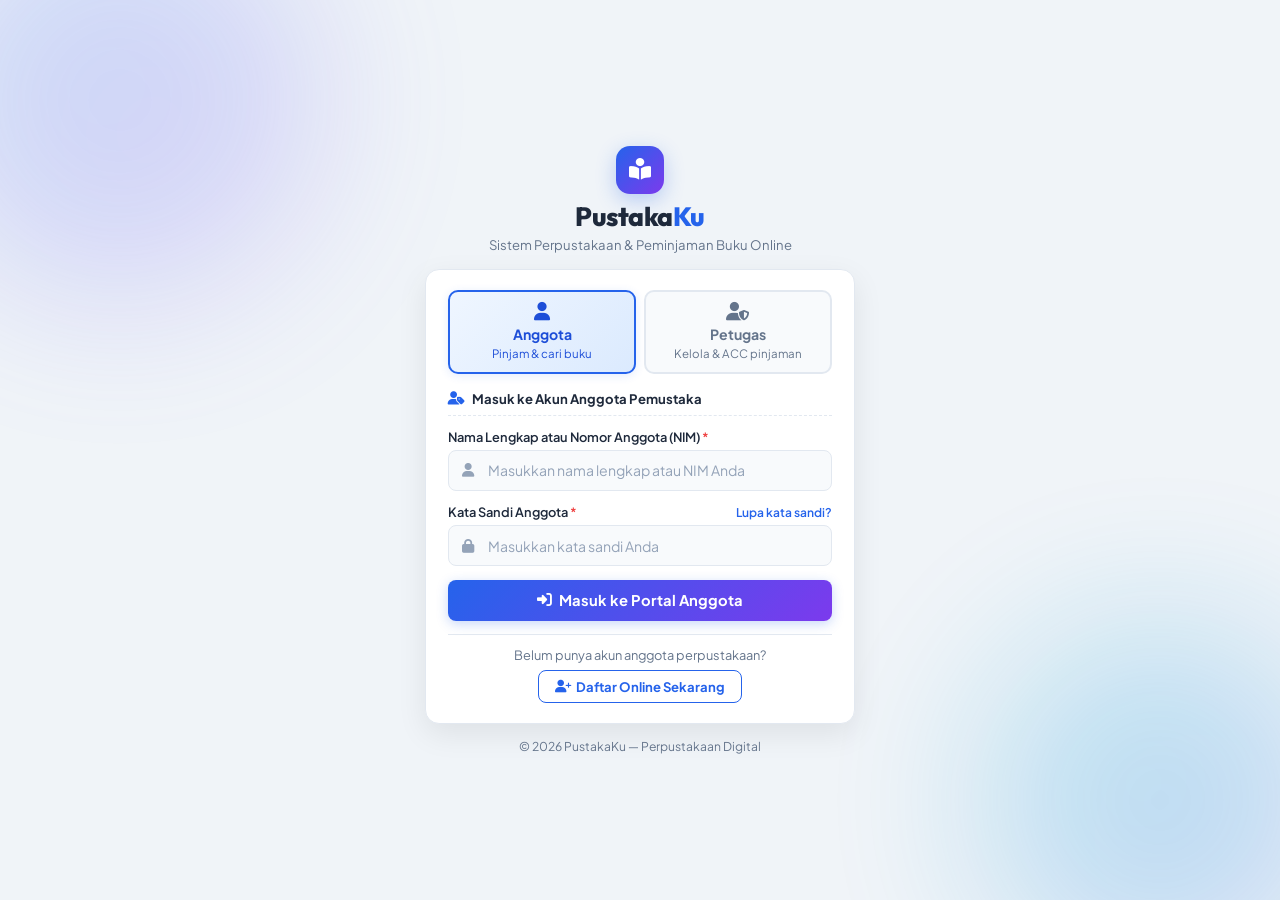
<file: index.html>
<!DOCTYPE html>
<html lang="id">
<head>
  <meta charset="UTF-8">
  <meta name="viewport" content="width=device-width, initial-scale=1.0">
  <title>PustakaKu - Sistem Perpustakaan & Peminjaman Buku Online</title>
  <link rel="preconnect" href="https://fonts.googleapis.com">
  <link rel="preconnect" href="https://fonts.gstatic.com" crossorigin>
  <link href="https://fonts.googleapis.com/css2?family=Plus+Jakarta+Sans:wght@400;500;600;700;800&family=Outfit:wght@600;700;800&display=swap" rel="stylesheet">
  <link rel="stylesheet" href="style.css">
  <link rel="stylesheet" href="https://cdnjs.cloudflare.com/ajax/libs/font-awesome/6.4.0/css/all.min.css">
</head>
<body>

  <!-- ================= HEADER / NAVIGASI UTAMA ================= -->
  <header class="main-header">
    <div class="header-container">
      <!-- Logo & Nama Situs -->
      <div class="site-branding" onclick="navigateToTab('catalog')" style="cursor: pointer;">
        <div class="logo-box">
          <i class="fa-solid fa-book-open-reader"></i>
        </div>
        <div>
          <h1 class="site-title">Pustaka<span>Ku</span></h1>
          <p class="site-subtitle">Perpustakaan Umum Digital</p>
        </div>
      </div>

      <!-- Menu Utama (Sederhana & Mudah Dipahami) -->
      <nav class="primary-nav">
        <button class="nav-btn active" id="navBtnCatalog" onclick="navigateToTab('catalog')">
          <i class="fa-solid fa-magnifying-glass"></i> Cari Buku
        </button>
        <button class="nav-btn user-only" id="navBtnMyLoans" onclick="navigateToTab('my-loans')">
          <i class="fa-solid fa-clipboard-check"></i> Pesanan & Pinjaman Saya 
          <span class="bubble-badge" id="badgeMyLoans">0</span>
        </button>
      </nav>

      <!-- Bagian Akun Pengguna -->
      <div class="header-actions">
        <!-- Kotak Akun Pengguna -->
        <div class="user-pill" id="userPill" style="cursor: default;">
          <div class="user-avatar-circle" id="pillAvatar">
            <i class="fa-solid fa-user"></i>
          </div>
          <div class="user-pill-text">
            <span class="user-pill-name" id="pillName">Anggota</span>
            <span class="user-pill-sub" id="pillSub">Nomor Anggota</span>
          </div>
        </div>

        <!-- Tombol Keluar (Logout) -->
        <button class="btn-portal-switch" onclick="logoutUser()" title="Keluar dari akun dan kembali ke halaman login">
          <i class="fa-solid fa-right-from-bracket"></i> <span>Keluar</span>
        </button>
      </div>
    </div>
  </header>
  <!-- ================= KONTEN UTAMA ================= -->
  <main class="content-container">

    <!-- ================= HALAMAN 1: KATALOG BUKU ================= -->
    <section id="view-catalog" class="page-view active">
      
      <!-- Kotak Pencarian Buku Super Jelas -->
      <div class="search-hero">
        <h2>Pencarian Katalog Buku</h2>
        <p class="search-desc">Ketikkan judul buku, nama pengarang/penulis, atau topik yang ingin Anda pinjam.</p>
        
        <div class="search-bar-box">
          <i class="fa-solid fa-magnifying-glass search-icon"></i>
          <input type="text" id="opacSearchInput" placeholder="Contoh: Laskar Pelangi, Filosofi Teras, Clean Code, Sapiens, Bisnis..." autocomplete="off">
          <button class="btn-clear-search" id="btnClearSearch" onclick="clearOpacSearch()" style="display:none;">
            <i class="fa-solid fa-circle-xmark"></i> Hapus
          </button>
        </div>

        <!-- Filter Kategori Buku (Tombol Besar & Mudah Dipencet) -->
        <div class="category-pills" id="categoryPills">
          <button class="cat-pill active" onclick="setCategoryFilter('all')">Semua Kategori</button>
          <button class="cat-pill" onclick="setCategoryFilter('Sastra & Fiksi')">Sastra & Fiksi</button>
          <button class="cat-pill" onclick="setCategoryFilter('Pengembangan Diri')">Pengembangan Diri</button>
          <button class="cat-pill" onclick="setCategoryFilter('Bisnis & Finansial')">Bisnis & Finansial</button>
          <button class="cat-pill" onclick="setCategoryFilter('Teknologi & Komputer')">Teknologi & Komputer</button>
          <button class="cat-pill" onclick="setCategoryFilter('Sains & Pengetahuan')">Sains & Pengetahuan</button>
        </div>
      </div>

      <!-- Informasi Hasil & Filter Ketersediaan -->
      <div class="catalog-toolbar">
        <div>
          <h3 id="catalogResultHeading">Koleksi Buku Perpustakaan</h3>
          <p id="catalogResultCount" class="text-muted">Menampilkan seluruh koleksi buku perpustakaan</p>
        </div>
        <div class="availability-toggle-group">
          <button class="toggle-btn active" id="btnFilterAll" onclick="setAvailabilityFilter('all')">Semua</button>
          <button class="toggle-btn" id="btnFilterAvailable" onclick="setAvailabilityFilter('available')">
            <i class="fa-solid fa-circle-check text-green"></i> Tersedia Saja
          </button>
        </div>
      </div>

      <!-- Grid Buku (Tampilan Besar, Jelas & Ramah Pengguna) -->
      <div class="books-display-grid" id="booksGrid">
        <!-- Data buku di-generate via JavaScript -->
      </div>
    </section>


    <!-- ================= HALAMAN 2: PESANAN & PEMINJAMAN SAYA ================= -->
    <section id="view-my-loans" class="page-view">
      <div class="page-header">
        <div>
          <h2>Pesanan & Peminjaman Buku Saya</h2>
          <p class="page-subtitle" id="userGreetingText">Pantau status pesanan, jadwal pengambilan, dan tanggal pengembalian buku Anda di sini.</p>
        </div>
      </div>

      <!-- Ringkasan Status Simpel -->
      <div class="summary-cards-row">
        <div class="summary-card">
          <div class="summary-icon orange"><i class="fa-solid fa-hourglass-half"></i></div>
          <div>
            <span class="summary-title">Menunggu ACC Petugas</span>
            <strong class="summary-num" id="userCountPending">0</strong>
          </div>
        </div>
        <div class="summary-card">
          <div class="summary-icon blue"><i class="fa-solid fa-box-open"></i></div>
          <div>
            <span class="summary-title">Siap Diambil di Loket</span>
            <strong class="summary-num" id="userCountReady">0</strong>
          </div>
        </div>
        <div class="summary-card">
          <div class="summary-icon green"><i class="fa-solid fa-book-bookmark"></i></div>
          <div>
            <span class="summary-title">Sedang Dipinjam</span>
            <strong class="summary-num" id="userCountActive">0</strong>
          </div>
        </div>
        <div class="summary-card">
          <div class="summary-icon red"><i class="fa-solid fa-triangle-exclamation"></i></div>
          <div>
            <span class="summary-title">Denda Keterlambatan</span>
            <strong class="summary-num" id="userCountFine">Rp 0</strong>
          </div>
        </div>
      </div>

      <!-- Banner Peringatan Denda Keterlambatan -->
      <div id="userFineAlertBanner" class="user-fine-alert-banner" style="display: none;"></div>

      <!-- Filter Tabs Pinjaman Saya -->
      <div class="loans-filter-bar" style="margin-bottom: 1.25rem; display: flex; gap: 0.5rem; flex-wrap: wrap;">
        <button type="button" class="loan-filter-btn active" data-filter="all" onclick="setUserLoanFilter('all')">
          Semua (<span id="filterCountAll">0</span>)
        </button>
        <button type="button" class="loan-filter-btn" data-filter="pending" onclick="setUserLoanFilter('pending')">
          <i class="fa-solid fa-hourglass-half"></i> Menunggu ACC (<span id="filterCountPending">0</span>)
        </button>
        <button type="button" class="loan-filter-btn" data-filter="ready" onclick="setUserLoanFilter('ready')">
          <i class="fa-solid fa-box-open"></i> Siap Diambil (<span id="filterCountReady">0</span>)
        </button>
        <button type="button" class="loan-filter-btn" data-filter="borrowed" onclick="setUserLoanFilter('borrowed')">
          <i class="fa-solid fa-book-bookmark"></i> Sedang Dipinjam (<span id="filterCountBorrowed">0</span>)
        </button>
        <button type="button" class="loan-filter-btn" data-filter="overdue" onclick="setUserLoanFilter('overdue')">
          <i class="fa-solid fa-triangle-exclamation"></i> Terlambat / Denda (<span id="filterCountOverdue">0</span>)
        </button>
        <button type="button" class="loan-filter-btn" data-filter="returned" onclick="setUserLoanFilter('returned')">
          <i class="fa-solid fa-circle-check"></i> Selesai (<span id="filterCountReturned">0</span>)
        </button>
      </div>

      <!-- Daftar Kartu Pesanan Pengguna -->
      <div id="userLoansContainer" class="loan-cards-list">
        <!-- Rendered via JS -->
      </div>
    </section>


    <!-- Admin section removed — admin portal is now separate (admin.html) -->

  </main>

  <!-- ================= MODAL DIALOGS ================= -->

  <!-- Login modal removed — login is now handled via login.html -->


  <!-- MODAL 2: PEMESANAN BUKU / BOOKING (ALUR 4) -->
  <div class="modal-backdrop" id="bookingModal">
    <div class="modal-card">
      <div class="modal-top">
        <div>
          <h3 class="modal-title">Formulir Pemesanan Buku (Booking)</h3>
          <p class="modal-subtitle">Tentukan lokasi pengambilan dan durasi peminjaman buku Anda.</p>
        </div>
        <button class="btn-close-modal" onclick="closeModal('bookingModal')">&times;</button>
      </div>

      <form id="bookingForm" onsubmit="handleBookingSubmit(event)">
        <input type="hidden" id="bookingBookId">

        <!-- Info Buku Yang Dipilih -->
        <div class="selected-book-summary" id="selectedBookSummary">
          <!-- Populated by JS -->
        </div>

        <!-- Info Anggota Terdeteksi -->
        <div class="member-detected-badge" id="memberDetectedBadge">
          <i class="fa-solid fa-circle-user member-icon"></i>
          <div>
            <small>Peminjam Terdaftar:</small>
            <strong id="bookingMemberName">-</strong>
            <span id="bookingMemberId" class="member-sub">-</span>
          </div>
        </div>

        <!-- Pilihan Lokasi / Metode Pengambilan (Alur 4) -->
        <div class="form-field" style="margin-top: 1.25rem;">
          <label class="form-label">Pilih Lokasi & Metode Pengambilan Buku: <span class="req">*</span></label>
          <div class="pickup-options-grid">
            <label class="pickup-card active">
              <input type="radio" name="pickupMethod" value="Loket Sirkulasi (Lantai 1)" checked>
              <div class="pickup-card-content">
                <i class="fa-solid fa-building-columns"></i>
                <strong>Loket Sirkulasi Perpustakaan</strong>
                <span>Ambil di meja petugas Lantai 1 (Jam 08.00 - 16.00)</span>
              </div>
            </label>
            <label class="pickup-card">
              <input type="radio" name="pickupMethod" value="Smart Locker (24 Jam)">
              <div class="pickup-card-content">
                <i class="fa-solid fa-box-archive"></i>
                <strong>Smart Locker Mandiri (24 Jam)</strong>
                <span>Ambil kapan saja dengan tap kartu anggota / scan QR</span>
                <span style="display:inline-flex; align-items:center; gap:0.3rem; color:#2563eb; font-weight:700; font-size:0.75rem; margin-top:0.35rem; background:#eff6ff; padding:0.2rem 0.55rem; border-radius:4px; width:fit-content; border:1px solid #bfdbfe;">
                  <i class="fa-solid fa-qrcode"></i> Dilengkapi QR Code Akses Pintu
                </span>
              </div>
            </label>
          </div>
        </div>

        <!-- Jumlah Buku Yang Ingin Dipinjam & Durasi -->
        <div style="display: grid; grid-template-columns: 1fr 1fr; gap: 1rem;">
          <div class="form-field">
            <label class="form-label">Jumlah Eksemplar Buku:</label>
            <div class="qty-control-wrapper">
              <button type="button" class="btn-qty" onclick="changeBookingQty(-1)">-</button>
              <input type="number" id="bookingQty" value="1" min="1" max="5" readonly class="input-qty">
              <button type="button" class="btn-qty" onclick="changeBookingQty(1)">+</button>
            </div>
            <small style="font-size:0.75rem; color:var(--text-muted); display:block; margin-top:0.25rem;">Maksimal 3 eksemplar per peminjaman</small>
          </div>

          <div class="form-field">
            <label class="form-label">Durasi Peminjaman:</label>
            <select id="bookingDuration" class="input-lg" onchange="updateEstimatedDue()">
              <option value="7" selected>7 Hari (Standar)</option>
              <option value="14">14 Hari (Penelitian)</option>
              <option value="3">3 Hari (Baca Cepat)</option>
            </select>
          </div>
        </div>

        <div class="info-alert-box">
          <i class="fa-solid fa-circle-info"></i>
          <div>
            <strong>Pemberitahuan:</strong>
            <p>Setelah pesanan disetujui petugas (ACC), buku wajib diambil maksimal <strong>2 × 24 jam</strong> sebelum pemesanan otomatis dibatalkan.</p>
          </div>
        </div>

        <div class="modal-actions-footer">
          <button type="button" class="btn-cancel" onclick="closeModal('bookingModal')">Batal</button>
          <button type="submit" class="btn-submit-lg">
            <i class="fa-solid fa-check"></i> Konfirmasi & Kirim Pesanan
          </button>
        </div>
      </form>
    </div>
  </div>


  <!-- MODAL 3: BUKTI PEMESANAN / TIKET PENGAMBILAN (ALUR 5 & 6) -->
  <div class="modal-backdrop" id="ticketModal">
    <div class="modal-card">
      <div class="modal-top">
        <div>
          <h3 class="modal-title">Bukti Pemesanan Buku</h3>
          <p class="modal-subtitle">Tunjukkan bukti ini kepada petugas perpustakaan atau di Smart Locker.</p>
        </div>
        <button class="btn-close-modal" onclick="closeModal('ticketModal')">&times;</button>
      </div>

      <div class="ticket-body" id="ticketContent">
        <!-- Rendered via JS -->
      </div>

      <div class="modal-actions-footer">
        <button type="button" class="btn-submit-lg" onclick="closeModal('ticketModal'); navigateToTab('my-loans');">
          <i class="fa-solid fa-check"></i> Mengerti, Lihat Status Saya
        </button>
      </div>
    </div>
  </div>


  <!-- MODAL 4: DETAIL BUKU -->
  <div class="modal-backdrop" id="bookDetailModal">
    <div class="modal-card">
      <div class="modal-top">
        <h3 class="modal-title" id="bookDetailTitle">Detail Buku</h3>
        <button class="btn-close-modal" onclick="closeModal('bookDetailModal')">&times;</button>
      </div>
      <div class="modal-content-body" id="bookDetailBody">
        <!-- Populated via JS -->
      </div>
    </div>
  </div>

  <!-- MODAL 5: PEMBAYARAN DENDA VIA QRIS -->
  <div class="modal-backdrop" id="finePaymentModal">
    <div class="modal-card" style="max-width: 440px; text-align: center;">
      <div class="modal-top">
        <div>
          <h3 class="modal-title"><i class="fa-solid fa-qrcode" style="color:var(--primary); margin-right:0.35rem;"></i> Bayar Denda via QRIS</h3>
          <p class="modal-subtitle">Pelunasan denda keterlambatan buku secara non-tunai (cashless).</p>
        </div>
        <button class="btn-close-modal" onclick="closeModal('finePaymentModal')">&times;</button>
      </div>

      <div class="modal-content-body" style="padding: 1.25rem 0.5rem;">
        <!-- Ringkasan Denda -->
        <div style="background: #fff1f2; border: 1.5px solid #fecdd3; border-radius: 10px; padding: 0.9rem; margin-bottom: 1rem;">
          <span style="font-size: 0.78rem; text-transform: uppercase; font-weight: 700; color: #9f1239; letter-spacing: 0.5px; display: block;">Total Tagihan Denda</span>
          <div id="fineModalAmount" style="font-size: 1.85rem; font-weight: 800; color: #e11d48; margin: 0.2rem 0;">Rp 0</div>
          <div id="fineModalDetail" style="font-size: 0.85rem; color: #475569;">
            <!-- Populated by JS -->
          </div>
        </div>

        <!-- Tampilan QRIS -->
        <div style="padding: 12px; background: #ffffff; border-radius: 12px; box-shadow: 0 4px 18px rgba(0,0,0,0.08); display: inline-block; border: 1.5px solid #e2e8f0; max-width: 210px; margin-bottom: 0.85rem;">
          <img src="qr-locker.jpg" alt="QRIS Pembayaran Denda PustakaKu" style="width: 100%; height: auto; max-height: 250px; object-fit: contain; display: block; border-radius: 6px;">
          <div style="font-size: 0.75rem; color: #475569; margin-top: 0.45rem; font-weight: 700; display:flex; align-items:center; justify-content:center; gap:0.35rem;">
            <i class="fa-solid fa-qrcode" style="color:var(--primary);"></i> Scan via m-Banking / e-Wallet
          </div>
        </div>

        <div style="font-size: 0.8rem; color: #475569; text-align: left; background: #f8fafc; border: 1px solid #e2e8f0; border-radius: 8px; padding: 0.75rem 0.9rem; line-height: 1.45;">
          <strong><i class="fa-solid fa-circle-info" style="color:var(--primary);"></i> Cara Pembayaran:</strong>
          <ol style="margin-left: 1.2rem; margin-top: 0.25rem;">
            <li>Scan QRIS di atas dengan BCA Mobile, GoPay, Dana, OVO, atau ShopeePay.</li>
            <li>Bayar sesuai nominal tagihan denda di atas.</li>
            <li>Setelah berhasil, klik tombol konfirmasi di bawah ini.</li>
          </ol>
        </div>
      </div>

      <div class="modal-actions-footer" style="display:flex; gap:0.75rem; justify-content:center;">
        <button type="button" class="btn-cancel" onclick="closeModal('finePaymentModal')">Tutup</button>
        <button type="button" class="btn-submit-lg" id="btnConfirmFinePayment" style="background:#16a34a; border-color:#16a34a; width:auto;">
          <i class="fa-solid fa-circle-check"></i> Konfirmasi Pembayaran Selesai
        </button>
      </div>
    </div>
  </div>

  <!-- MODAL 6: KONFIRMASI BATALKAN PESANAN -->
  <div class="modal-backdrop" id="cancelBookingModal">
    <div class="modal-card" style="max-width: 440px; text-align: center; padding: 2rem 1.5rem;">
      <div style="width: 56px; height: 56px; border-radius: 50%; background: #fee2e2; color: #dc2626; display: inline-flex; align-items: center; justify-content: center; font-size: 1.6rem; margin: 0 auto 1rem;">
        <i class="fa-solid fa-ban"></i>
      </div>
      <h3 style="font-size: 1.25rem; font-weight: 800; color: #1e293b; margin-bottom: 0.5rem;">Batalkan Pesanan Buku?</h3>
      <p id="cancelBookingModalTitle" style="font-weight: 700; color: #0f172a; font-size: 1rem; margin-bottom: 0.5rem;"></p>
      <p style="font-size: 0.88rem; color: #64748b; line-height: 1.45; margin-bottom: 1.25rem;">
        Permohonan peminjaman ini akan dibatalkan dan kuota buku akan segera dikembalikan ke rak katalog perpustakaan.
      </p>
      <div style="display: flex; gap: 0.75rem; justify-content: center;">
        <button type="button" class="btn-cancel" style="padding: 0.65rem 1.4rem; font-weight: 600;" onclick="closeModal('cancelBookingModal')">
          Tidak, Kembali
        </button>
        <button type="button" id="btnConfirmCancelBooking" class="btn-reject" style="background: #dc2626; border-color: #dc2626; color: #fff; padding: 0.65rem 1.4rem; font-weight: 700; border-radius: 8px; cursor: pointer;">
          <i class="fa-solid fa-check"></i> Ya, Batalkan Pesanan
        </button>
      </div>
    </div>
  </div>


  <!-- Add book modal removed — admin features moved to admin.html -->

  <!-- TOAST NOTIFIKASI -->
  <div class="toast-wrapper" id="toastWrapper"></div>

  <!-- ================= FOOTER ================= -->
  <footer class="site-footer">
    <div class="footer-inner">
      <div class="footer-brand">
        <i class="fa-solid fa-book-open-reader"></i>
        <strong>PustakaKu</strong>
        <span>Perpustakaan Umum</span>
      </div>
      <p class="footer-copyright">&copy; 2026 PustakaKu.</p>
    </div>
  </footer>

  <script src="app.js"></script>
</body>
</html>
</file>
<file: style.css>
/* =====================================================
   PUSTAKAKU - USER-FRIENDLY & ACCESSIBLE STYLESHEET
   Dirancang Bersih, Jelas, & Nyaman untuk Semua Usia
   ===================================================== */

:root {
  /* Palet Warna Kontras Tinggi & Ramah Mata */
  --primary: #2563eb;
  /* Biru Jelas */
  --primary-hover: #1d4ed8;
  --primary-light: #eff6ff;

  --success: #15803d;
  /* Hijau Kontras Jelas */
  --success-light: #dcfce7;
  --success-border: #86efac;

  --danger: #b91c1c;
  /* Merah Kontras Jelas */
  --danger-light: #fee2e2;

  --warning: #c2410c;
  /* Oranye */
  --warning-light: #ffedd5;

  --bg-page: #f8fafc;
  --bg-card: #ffffff;
  --bg-muted: #f1f5f9;

  --text-main: #0f172a;
  /* Hitam Pekat & Jelas */
  --text-muted: #475569;
  /* Abu-abu Terbaca */
  --border-color: #cbd5e1;

  --font-base: 'Plus Jakarta Sans', system-ui, -apple-system, sans-serif;
  --font-title: 'Outfit', sans-serif;

  --radius-sm: 8px;
  --radius-md: 14px;
  --radius-lg: 20px;
  --shadow-card: 0 4px 12px rgba(15, 23, 42, 0.08);
  --shadow-hover: 0 10px 24px rgba(15, 23, 42, 0.12);
}

/* ================= RESET DASAR ================= */
* {
  margin: 0;
  padding: 0;
  box-sizing: border-box;
}

body {
  font-family: var(--font-base);
  background-color: var(--bg-page);
  color: var(--text-main);
  line-height: 1.6;
  font-size: 16px;
  /* Ukuran dasar besar dan mudah dibaca */
  -webkit-font-smoothing: antialiased;
  min-height: 100vh;
  display: flex;
  flex-direction: column;
}

h1,
h2,
h3,
h4 {
  font-family: var(--font-title);
  color: var(--text-main);
  letter-spacing: -0.01em;
}

button,
input,
select,
textarea {
  font-family: inherit;
  font-size: 1rem;
}

.text-muted {
  color: var(--text-muted);
}

.text-green {
  color: var(--success);
}

.req {
  color: var(--danger);
  font-weight: bold;
}

/* ================= HEADER UTAMA ================= */
.main-header {
  background-color: #ffffff;
  border-bottom: 2px solid #e2e8f0;
  position: sticky;
  top: 0;
  z-index: 100;
  box-shadow: 0 2px 8px rgba(0, 0, 0, 0.04);
}

.header-container {
  max-width: 1200px;
  margin: 0 auto;
  padding: 0.9rem 1.5rem;
  display: flex;
  align-items: center;
  justify-content: space-between;
  gap: 1.5rem;
}

/* Logo */
.site-branding {
  display: flex;
  align-items: center;
  gap: 0.9rem;
  text-decoration: none;
}

.logo-box {
  width: 48px;
  height: 48px;
  background-color: var(--primary);
  color: white;
  border-radius: var(--radius-md);
  display: flex;
  align-items: center;
  justify-content: center;
  font-size: 1.6rem;
}

.site-title {
  font-size: 1.5rem;
  font-weight: 800;
  line-height: 1.1;
  color: #0f172a;
}

.site-title span {
  color: var(--primary);
}

.site-subtitle {
  font-size: 0.85rem;
  color: var(--text-muted);
  font-weight: 600;
}

/* Navigasi Utama (Tombol Jelas) */
.primary-nav {
  display: flex;
  align-items: center;
  gap: 0.5rem;
}

.nav-btn {
  background: transparent;
  border: none;
  font-size: 1rem;
  font-weight: 700;
  color: var(--text-muted);
  padding: 0.65rem 1.25rem;
  border-radius: var(--radius-sm);
  cursor: pointer;
  display: flex;
  align-items: center;
  gap: 0.5rem;
  transition: all 0.2s ease;
}

.nav-btn:hover {
  background-color: var(--bg-muted);
  color: var(--text-main);
}

.nav-btn.active {
  background-color: var(--primary-light);
  color: var(--primary);
  border: 1px solid #bfdbfe;
}

.bubble-badge {
  background-color: var(--primary);
  color: white;
  font-size: 0.78rem;
  font-weight: 800;
  padding: 0.15rem 0.6rem;
  border-radius: 999px;
}

.bubble-badge.alert {
  background-color: #dc2626;
}

/* Aksi Header (Akun & Admin) */
.header-actions {
  display: flex;
  align-items: center;
  gap: 0.85rem;
}

.user-pill {
  display: flex;
  align-items: center;
  gap: 0.75rem;
  background-color: #ffffff;
  border: 2px solid var(--border-color);
  padding: 0.4rem 0.9rem;
  border-radius: 999px;
  cursor: pointer;
  transition: all 0.2s ease;
}

.user-pill:hover {
  border-color: var(--primary);
  background-color: var(--primary-light);
}

.user-avatar-circle {
  width: 34px;
  height: 34px;
  background-color: var(--primary);
  color: white;
  border-radius: 50%;
  display: flex;
  align-items: center;
  justify-content: center;
  font-size: 0.95rem;
}

.user-pill-text {
  display: flex;
  flex-direction: column;
  text-align: left;
}

.user-pill-name {
  font-size: 0.9rem;
  font-weight: 700;
  color: var(--text-main);
  max-width: 140px;
  white-space: nowrap;
  overflow: hidden;
  text-overflow: ellipsis;
}

.user-pill-sub {
  font-size: 0.75rem;
  color: var(--text-muted);
}

.btn-portal-switch {
  background-color: #0f172a;
  color: white;
  border: none;
  padding: 0.55rem 1rem;
  border-radius: var(--radius-sm);
  font-weight: 700;
  font-size: 0.88rem;
  cursor: pointer;
  display: flex;
  align-items: center;
  gap: 0.5rem;
  transition: background 0.2s;
}

.btn-portal-switch:hover {
  background-color: #334155;
}

/* ================= BANNER PANDUAN LANGKAH (ALUR) ================= */
.workflow-banner {
  background-color: #ffffff;
  border-bottom: 1px solid #e2e8f0;
  padding: 1rem 0;
}

.banner-inner {
  max-width: 1200px;
  margin: 0 auto;
  padding: 0 1.5rem;
}

.workflow-steps {
  display: flex;
  align-items: center;
  justify-content: space-between;
  gap: 0.75rem;
  flex-wrap: wrap;
}

.wf-step {
  display: flex;
  align-items: center;
  gap: 0.75rem;
}

.wf-num {
  width: 32px;
  height: 32px;
  border-radius: 50%;
  background-color: var(--primary-light);
  color: var(--primary);
  border: 2px solid var(--primary);
  font-weight: 800;
  font-size: 0.95rem;
  display: flex;
  align-items: center;
  justify-content: center;
  flex-shrink: 0;
}

.wf-step strong {
  display: block;
  font-size: 0.9rem;
  color: var(--text-main);
}

.wf-step p {
  font-size: 0.78rem;
  color: var(--text-muted);
  margin: 0;
}

.wf-arrow {
  color: #94a3b8;
  font-size: 0.85rem;
}

/* ================= KONTEN UTAMA ================= */
.content-container {
  max-width: 1200px;
  margin: 0 auto;
  padding: 2rem 1.5rem;
  flex: 1;
  width: 100%;
}

.page-view {
  display: none;
}

.page-view.active {
  display: block;
}

/* ================= HERO PENCARIAN (OPAC) ================= */
.search-hero {
  background-color: #ffffff;
  border: 2px solid #e2e8f0;
  border-radius: var(--radius-lg);
  padding: 2.25rem 2rem;
  text-align: center;
  margin-bottom: 2.25rem;
  box-shadow: var(--shadow-card);
}

.search-hero h2 {
  font-size: 1.85rem;
  font-weight: 800;
  color: #0f172a;
  margin-bottom: 0.4rem;
}

.search-desc {
  font-size: 1.05rem;
  color: var(--text-muted);
  max-width: 700px;
  margin: 0 auto 1.5rem;
}

.search-bar-box {
  max-width: 800px;
  margin: 0 auto 1.5rem;
  position: relative;
  display: flex;
  align-items: center;
}

.search-icon {
  position: absolute;
  left: 1.25rem;
  color: var(--primary);
  font-size: 1.35rem;
}

.search-bar-box input {
  width: 100%;
  padding: 1rem 3.5rem 1rem 3.5rem;
  font-size: 1.15rem;
  border: 2px solid #cbd5e1;
  border-radius: var(--radius-md);
  background-color: #f8fafc;
  color: var(--text-main);
  outline: none;
  transition: all 0.2s ease;
}

.search-bar-box input:focus {
  border-color: var(--primary);
  background-color: #ffffff;
  box-shadow: 0 0 0 4px rgba(37, 99, 235, 0.15);
}

.btn-clear-search {
  position: absolute;
  right: 1.25rem;
  background: transparent;
  border: none;
  color: var(--text-muted);
  cursor: pointer;
  font-size: 0.95rem;
  font-weight: 600;
}

/* Category Pills */
.category-pills {
  display: flex;
  flex-wrap: wrap;
  justify-content: center;
  gap: 0.6rem;
}

.cat-pill {
  background-color: var(--bg-muted);
  border: 1px solid #cbd5e1;
  color: var(--text-main);
  padding: 0.55rem 1.15rem;
  border-radius: 999px;
  font-weight: 600;
  font-size: 0.95rem;
  cursor: pointer;
  transition: all 0.2s ease;
}

.cat-pill:hover {
  background-color: #e2e8f0;
}

.cat-pill.active {
  background-color: var(--primary);
  color: white;
  border-color: var(--primary);
}

/* Toolbar Katalog */
.catalog-toolbar {
  display: flex;
  align-items: center;
  justify-content: space-between;
  margin-bottom: 1.5rem;
  flex-wrap: wrap;
  gap: 1rem;
}

.catalog-toolbar h3 {
  font-size: 1.45rem;
  font-weight: 800;
}

.availability-toggle-group {
  display: flex;
  background-color: #e2e8f0;
  padding: 0.25rem;
  border-radius: var(--radius-sm);
  gap: 0.25rem;
}

.toggle-btn {
  background: transparent;
  border: none;
  padding: 0.45rem 1rem;
  border-radius: 6px;
  font-weight: 700;
  font-size: 0.9rem;
  color: var(--text-muted);
  cursor: pointer;
}

.toggle-btn.active {
  background-color: #ffffff;
  color: var(--text-main);
  box-shadow: 0 1px 3px rgba(0, 0, 0, 0.1);
}

/* ================= GRID BUKU ================= */
.books-display-grid {
  display: grid;
  grid-template-columns: repeat(auto-fill, minmax(290px, 1fr));
  gap: 1.75rem;
}

.book-card {
  background-color: #ffffff;
  border: 2px solid #e2e8f0;
  border-radius: var(--radius-md);
  overflow: hidden;
  display: flex;
  flex-direction: column;
  box-shadow: var(--shadow-card);
  transition: transform 0.2s ease, border-color 0.2s ease;
}

.book-card:hover {
  transform: translateY(-4px);
  border-color: var(--primary);
  box-shadow: var(--shadow-hover);
}

.book-cover-wrap {
  height: 210px;
  background: #1e293b;
  position: relative;
  display: flex;
  align-items: center;
  justify-content: center;
  overflow: hidden;
}

.book-cover-img {
  width: 100%;
  height: 100%;
  object-fit: cover;
}

.book-badge-status {
  position: absolute;
  top: 0.75rem;
  right: 0.75rem;
  padding: 0.4rem 0.85rem;
  border-radius: 999px;
  font-size: 0.82rem;
  font-weight: 800;
  display: inline-flex;
  align-items: center;
  gap: 0.4rem;
}

.book-badge-status.available {
  background-color: #15803d;
  color: #ffffff;
}

.book-badge-status.unavailable {
  background-color: #b91c1c;
  color: #ffffff;
}

.book-card-content {
  padding: 1.25rem;
  display: flex;
  flex-direction: column;
  flex: 1;
}

.book-category-label {
  font-size: 0.78rem;
  font-weight: 800;
  color: var(--primary);
  text-transform: uppercase;
  margin-bottom: 0.3rem;
}

.book-title-text {
  font-size: 1.15rem;
  font-weight: 800;
  line-height: 1.35;
  color: #0f172a;
  margin-bottom: 0.35rem;
}

.book-author-text {
  font-size: 0.9rem;
  color: var(--text-muted);
  margin-bottom: 0.85rem;
}

.book-rack-info {
  background-color: #f8fafc;
  border: 1px dashed #cbd5e1;
  padding: 0.45rem 0.75rem;
  border-radius: 6px;
  font-size: 0.85rem;
  font-weight: 600;
  color: var(--text-main);
  margin-bottom: 1.25rem;
  display: flex;
  align-items: center;
  gap: 0.4rem;
}

.book-card-actions {
  margin-top: auto;
  border-top: 1px solid #f1f5f9;
  padding-top: 1rem;
  display: flex;
  align-items: center;
  justify-content: space-between;
  gap: 0.75rem;
}

.stock-count-text {
  font-size: 0.88rem;
  font-weight: 600;
  color: var(--text-muted);
}

.btn-book-action {
  background-color: var(--primary);
  color: white;
  border: none;
  font-weight: 700;
  font-size: 0.95rem;
  padding: 0.65rem 1.15rem;
  border-radius: var(--radius-sm);
  cursor: pointer;
  display: inline-flex;
  align-items: center;
  gap: 0.45rem;
  transition: background 0.2s;
}

.btn-book-action:hover {
  background-color: var(--primary-hover);
}

.btn-book-action:disabled {
  background-color: #94a3b8;
  cursor: not-allowed;
}

.btn-book-detail {
  background-color: #f1f5f9;
  border: 1px solid #cbd5e1;
  color: var(--text-main);
  font-weight: 700;
  font-size: 0.88rem;
  padding: 0.55rem 0.85rem;
  border-radius: var(--radius-sm);
  cursor: pointer;
  display: inline-flex;
  align-items: center;
  gap: 0.35rem;
  transition: all 0.2s;
}

.btn-book-detail:hover {
  background-color: #e2e8f0;
  border-color: #94a3b8;
}

/* Quantity Control */
.qty-control-wrapper {
  display: flex;
  align-items: center;
  gap: 0.5rem;
  margin-top: 0.25rem;
}

.btn-qty {
  width: 38px;
  height: 38px;
  background-color: #e2e8f0;
  border: 1px solid #cbd5e1;
  border-radius: var(--radius-sm);
  font-size: 1.25rem;
  font-weight: 800;
  cursor: pointer;
  display: flex;
  align-items: center;
  justify-content: center;
  color: #0f172a;
  transition: background 0.2s;
}

.btn-qty:hover {
  background-color: #cbd5e1;
}

.input-qty {
  width: 50px;
  text-align: center;
  font-size: 1.15rem;
  font-weight: 800;
  border: 2px solid #cbd5e1;
  border-radius: var(--radius-sm);
  padding: 0.4rem;
  background-color: #ffffff;
  color: var(--primary);
}

/* Detail Modal Styles */
.book-detail-grid {
  display: grid;
  grid-template-columns: 140px 1fr;
  gap: 1.5rem;
  margin-bottom: 1.5rem;
}

.detail-cover-img {
  width: 100%;
  height: 190px;
  object-fit: cover;
  border-radius: var(--radius-sm);
  box-shadow: 0 4px 10px rgba(0, 0, 0, 0.15);
}

.detail-section-box {
  background-color: #f8fafc;
  border: 1px solid #e2e8f0;
  border-radius: var(--radius-sm);
  padding: 1rem;
  margin-bottom: 0.85rem;
}

.detail-section-title {
  font-size: 0.85rem;
  font-weight: 800;
  color: var(--primary);
  text-transform: uppercase;
  margin-bottom: 0.35rem;
  display: flex;
  align-items: center;
  gap: 0.4rem;
}

.detail-section-text {
  font-size: 0.95rem;
  line-height: 1.5;
  color: #1e293b;
}

.target-audience-badge {
  display: inline-flex;
  align-items: center;
  gap: 0.4rem;
  background-color: #fef3c7;
  color: #92400e;
  border: 1px solid #fde68a;
  padding: 0.4rem 0.8rem;
  border-radius: 999px;
  font-size: 0.88rem;
  font-weight: 700;
  margin-top: 0.35rem;
}

/* ================= HALAMAN 2: PINJAMAN SAYA ================= */
.page-header {
  display: flex;
  align-items: center;
  justify-content: space-between;
  margin-bottom: 1.75rem;
  flex-wrap: wrap;
  gap: 1rem;
}

.page-header h2 {
  font-size: 1.75rem;
  font-weight: 800;
}

.page-subtitle {
  font-size: 1rem;
  color: var(--text-muted);
}

.summary-cards-row {
  display: grid;
  grid-template-columns: repeat(auto-fit, minmax(220px, 1fr));
  gap: 1.25rem;
  margin-bottom: 2rem;
}

.summary-card {
  background-color: #ffffff;
  border: 2px solid #e2e8f0;
  border-radius: var(--radius-md);
  padding: 1.25rem;
  display: flex;
  align-items: center;
  gap: 1rem;
}

.summary-icon {
  width: 48px;
  height: 48px;
  border-radius: var(--radius-sm);
  display: flex;
  align-items: center;
  justify-content: center;
  font-size: 1.35rem;
}

.summary-icon.orange {
  background: #ffedd5;
  color: #c2410c;
}

.summary-icon.blue {
  background: #eff6ff;
  color: #1d4ed8;
}

.summary-icon.green {
  background: #dcfce7;
  color: #15803d;
}

.summary-icon.red {
  background: #fee2e2;
  color: #b91c1c;
}

.summary-title {
  display: block;
  font-size: 0.85rem;
  font-weight: 600;
  color: var(--text-muted);
}

.summary-num {
  font-size: 1.5rem;
  font-weight: 800;
  color: #0f172a;
}

/* List Kartu Pinjaman Pengguna */
.loan-cards-list {
  display: flex;
  flex-direction: column;
  gap: 1.25rem;
}

.loan-ticket-card {
  background-color: #ffffff;
  border: 2px solid #cbd5e1;
  border-radius: var(--radius-md);
  padding: 1.5rem;
  box-shadow: var(--shadow-card);
  display: grid;
  grid-template-columns: auto 1fr auto;
  gap: 1.5rem;
  align-items: center;
}

.ticket-code-badge {
  background-color: #f1f5f9;
  border: 2px solid #cbd5e1;
  padding: 0.85rem 1rem;
  border-radius: var(--radius-sm);
  text-align: center;
}

.ticket-code-label {
  font-size: 0.72rem;
  font-weight: 800;
  color: var(--text-muted);
  text-transform: uppercase;
}

.ticket-code-val {
  font-size: 1.35rem;
  font-weight: 800;
  color: var(--primary);
  font-family: monospace;
}

.loan-details h4 {
  font-size: 1.2rem;
  font-weight: 800;
  margin-bottom: 0.35rem;
}

.loan-meta-grid {
  display: flex;
  flex-wrap: wrap;
  gap: 1rem 1.5rem;
  margin-top: 0.6rem;
  font-size: 0.9rem;
}

.loan-meta-item strong {
  color: var(--text-main);
}

.status-badge-lg {
  display: inline-flex;
  align-items: center;
  gap: 0.4rem;
  padding: 0.45rem 1rem;
  border-radius: 999px;
  font-size: 0.9rem;
  font-weight: 800;
}

.status-badge-lg.pending {
  background-color: #ffedd5;
  color: #9a3412;
  border: 1px solid #fdba74;
}

.status-badge-lg.ready {
  background-color: #dbeafe;
  color: #1e40af;
  border: 1px solid #93c5fd;
}

.status-badge-lg.active {
  background-color: #dcfce7;
  color: #166534;
  border: 1px solid #86efac;
}

.status-badge-lg.returned {
  background-color: #f1f5f9;
  color: #475569;
}

.status-badge-lg.overdue {
  background-color: #fee2e2;
  color: #991b1b;
  border: 1px solid #fca5a5;
}

/* ================= HALAMAN 3: ADMIN ACC ================= */
.admin-subtabs {
  display: flex;
  gap: 0.5rem;
  margin-bottom: 1.5rem;
  border-bottom: 2px solid #e2e8f0;
  padding-bottom: 0.5rem;
}

.subtab-btn {
  background: transparent;
  border: none;
  font-size: 1.05rem;
  font-weight: 700;
  color: var(--text-muted);
  padding: 0.65rem 1.25rem;
  border-radius: var(--radius-sm);
  cursor: pointer;
  display: flex;
  align-items: center;
  gap: 0.5rem;
}

.subtab-btn.active {
  background-color: #0f172a;
  color: #ffffff;
}

.subtab-counter {
  background-color: #ef4444;
  color: white;
  padding: 0.1rem 0.55rem;
  border-radius: 999px;
  font-size: 0.8rem;
}

.admin-panel {
  display: none;
}

.admin-panel.active {
  display: block;
}

.panel-info-note {
  background-color: #eff6ff;
  border-left: 5px solid var(--primary);
  border-radius: var(--radius-sm);
  padding: 1rem 1.25rem;
  display: flex;
  align-items: flex-start;
  gap: 1rem;
  margin-bottom: 1.5rem;
  font-size: 0.95rem;
}

.panel-info-note i {
  color: var(--primary);
  font-size: 1.4rem;
  margin-top: 0.15rem;
}

/* Kartu Permohonan Admin */
.admin-requests-list {
  display: flex;
  flex-direction: column;
  gap: 1.25rem;
}

.admin-request-card {
  background-color: #ffffff;
  border: 2px solid #cbd5e1;
  border-radius: var(--radius-md);
  padding: 1.5rem;
  box-shadow: var(--shadow-card);
  display: flex;
  align-items: center;
  justify-content: space-between;
  gap: 1.5rem;
  flex-wrap: wrap;
}

.admin-req-info h4 {
  font-size: 1.25rem;
  font-weight: 800;
  margin-bottom: 0.4rem;
}

.member-tag {
  background-color: #f1f5f9;
  padding: 0.25rem 0.6rem;
  border-radius: 6px;
  font-weight: 700;
  font-size: 0.88rem;
  color: #1e293b;
  display: inline-block;
  margin-bottom: 0.5rem;
}

.admin-req-meta {
  font-size: 0.95rem;
  color: var(--text-muted);
}

.admin-actions-group {
  display: flex;
  gap: 0.75rem;
  flex-wrap: wrap;
}

.btn-acc {
  background-color: #15803d;
  color: white;
  border: none;
  font-size: 1rem;
  font-weight: 800;
  padding: 0.75rem 1.4rem;
  border-radius: var(--radius-sm);
  cursor: pointer;
  display: flex;
  align-items: center;
  gap: 0.5rem;
  box-shadow: 0 2px 6px rgba(21, 128, 61, 0.3);
}

.btn-acc:hover {
  background-color: #166534;
}

.btn-reject {
  background-color: #fee2e2;
  color: #b91c1c;
  border: 1px solid #fca5a5;
  font-size: 0.95rem;
  font-weight: 700;
  padding: 0.75rem 1.15rem;
  border-radius: var(--radius-sm);
  cursor: pointer;
}

.btn-reject:hover {
  background-color: #fecaca;
}

.btn-finish-pickup {
  background-color: var(--primary);
  color: white;
  border: none;
  font-size: 0.95rem;
  font-weight: 800;
  padding: 0.75rem 1.25rem;
  border-radius: var(--radius-sm);
  cursor: pointer;
  display: flex;
  align-items: center;
  gap: 0.4rem;
}

.btn-return-book {
  background-color: #0f172a;
  color: white;
  border: none;
  font-size: 0.95rem;
  font-weight: 700;
  padding: 0.7rem 1.2rem;
  border-radius: var(--radius-sm);
  cursor: pointer;
  display: flex;
  align-items: center;
  gap: 0.4rem;
}

/* Tabel Inventaris */
.table-wrapper {
  background-color: #ffffff;
  border: 2px solid #e2e8f0;
  border-radius: var(--radius-md);
  overflow-x: auto;
}

.simple-table {
  width: 100%;
  border-collapse: collapse;
  text-align: left;
}

.simple-table th {
  background-color: #f8fafc;
  color: var(--text-main);
  font-weight: 800;
  font-size: 0.88rem;
  padding: 1rem;
  border-bottom: 2px solid #e2e8f0;
}

.simple-table td {
  padding: 1rem;
  border-bottom: 1px solid #e2e8f0;
  font-size: 0.95rem;
}

/* ================= MODAL & FORM (SUPER USER FRIENDLY) ================= */
.modal-backdrop {
  position: fixed;
  inset: 0;
  background-color: rgba(15, 23, 42, 0.75);
  backdrop-filter: blur(4px);
  z-index: 1000;
  display: none;
  align-items: center;
  justify-content: center;
  padding: 1.5rem;
}

.modal-backdrop.open {
  display: flex;
}

.modal-card {
  background-color: #ffffff;
  border-radius: var(--radius-lg);
  width: 100%;
  max-width: 580px;
  max-height: 90vh;
  overflow-y: auto;
  padding: 2rem;
  box-shadow: 0 20px 40px rgba(0, 0, 0, 0.25);
  animation: modalIn 0.2s ease;
}

@keyframes modalIn {
  from {
    transform: scale(0.96);
    opacity: 0;
  }

  to {
    transform: scale(1);
    opacity: 1;
  }
}

.modal-top {
  display: flex;
  align-items: flex-start;
  justify-content: space-between;
  margin-bottom: 1.5rem;
  border-bottom: 1px solid #f1f5f9;
  padding-bottom: 1rem;
}

.modal-title {
  font-size: 1.45rem;
  font-weight: 800;
  color: #0f172a;
}

.modal-subtitle {
  font-size: 0.92rem;
  color: var(--text-muted);
  margin-top: 0.2rem;
}

.btn-close-modal {
  background: transparent;
  border: none;
  font-size: 1.8rem;
  color: var(--text-muted);
  cursor: pointer;
  line-height: 1;
}

/* Tab Login vs Daftar */
.auth-tabs {
  display: grid;
  grid-template-columns: 1fr 1fr;
  gap: 0.5rem;
  background-color: #f1f5f9;
  padding: 0.35rem;
  border-radius: var(--radius-sm);
  margin-bottom: 1.5rem;
}

.auth-tab-btn {
  background: transparent;
  border: none;
  padding: 0.65rem;
  font-weight: 700;
  font-size: 0.95rem;
  border-radius: 6px;
  color: var(--text-muted);
  cursor: pointer;
  display: flex;
  align-items: center;
  justify-content: center;
  gap: 0.4rem;
}

.auth-tab-btn.active {
  background-color: #ffffff;
  color: var(--primary);
  box-shadow: 0 2px 4px rgba(0, 0, 0, 0.06);
}

.auth-view {
  display: none;
}

.auth-view.active {
  display: block;
}

/* Quick User Grid */
.quick-user-grid {
  display: flex;
  flex-direction: column;
  gap: 0.65rem;
  margin-bottom: 1.25rem;
}

.quick-user-card {
  display: flex;
  align-items: center;
  justify-content: space-between;
  padding: 0.85rem 1.15rem;
  border: 2px solid #e2e8f0;
  border-radius: var(--radius-sm);
  background-color: #f8fafc;
  cursor: pointer;
  transition: all 0.2s ease;
}

.quick-user-card:hover {
  border-color: var(--primary);
  background-color: var(--primary-light);
}

.btn-delete-user {
  background: #fee2e2;
  color: #dc2626;
  border: 1px solid #fecaca;
  padding: 0.4rem 0.65rem;
  border-radius: var(--radius-sm);
  cursor: pointer;
  font-size: 0.85rem;
  transition: all 0.2s ease;
  display: flex;
  align-items: center;
  justify-content: center;
}

.btn-delete-user:hover {
  background: #fca5a5;
  color: #991b1b;
}

.ticket-step-flow {
  display: grid;
  grid-template-columns: repeat(3, 1fr);
  gap: 0.75rem;
  margin-bottom: 1.25rem;
  background: #f8fafc;
  padding: 0.85rem;
  border-radius: var(--radius-sm);
  border: 1px solid #e2e8f0;
}

.ticket-step-item {
  display: flex;
  align-items: center;
  gap: 0.5rem;
  font-size: 0.82rem;
  color: var(--text-muted);
}

.ticket-step-item.active {
  color: var(--primary);
  font-weight: 700;
}

.ticket-step-item.done {
  color: #16a34a;
  font-weight: 700;
}

.ticket-step-num {
  width: 22px;
  height: 22px;
  border-radius: 50%;
  background: #e2e8f0;
  color: #475569;
  display: flex;
  align-items: center;
  justify-content: center;
  font-size: 0.75rem;
  font-weight: 800;
  flex-shrink: 0;
}

.ticket-step-item.active .ticket-step-num {
  background: var(--primary);
  color: white;
}

.ticket-step-item.done .ticket-step-num {
  background: #16a34a;
  color: white;
}

.quick-user-card.active {
  border-color: var(--primary);
  background-color: #dbeafe;
}

.or-separator {
  text-align: center;
  position: relative;
  margin: 1.5rem 0;
}

.or-separator::before {
  content: "";
  position: absolute;
  top: 50%;
  left: 0;
  right: 0;
  height: 1px;
  background: #cbd5e1;
}

.or-separator span {
  position: relative;
  background: #ffffff;
  padding: 0 0.85rem;
  font-size: 0.85rem;
  color: var(--text-muted);
  font-weight: 600;
}

/* Form Fields */
.form-field {
  margin-bottom: 1.25rem;
}

.form-label {
  display: block;
  font-size: 0.95rem;
  font-weight: 700;
  margin-bottom: 0.45rem;
  color: var(--text-main);
}

.input-lg {
  width: 100%;
  padding: 0.85rem 1rem;
  border: 2px solid #cbd5e1;
  border-radius: var(--radius-sm);
  font-size: 1rem;
  color: var(--text-main);
  background-color: #ffffff;
  outline: none;
  transition: border-color 0.2s;
}

.input-lg:focus {
  border-color: var(--primary);
  box-shadow: 0 0 0 3px rgba(37, 99, 235, 0.15);
}

.btn-submit-lg {
  width: 100%;
  background-color: var(--primary);
  color: white;
  border: none;
  font-size: 1.1rem;
  font-weight: 800;
  padding: 0.95rem 1.5rem;
  border-radius: var(--radius-sm);
  cursor: pointer;
  display: flex;
  align-items: center;
  justify-content: center;
  gap: 0.5rem;
  transition: background 0.2s;
}

.btn-submit-lg:hover {
  background-color: var(--primary-hover);
}

.btn-cancel {
  background-color: #f1f5f9;
  border: 1px solid #cbd5e1;
  color: var(--text-main);
  font-weight: 700;
  padding: 0.85rem 1.5rem;
  border-radius: var(--radius-sm);
  cursor: pointer;
}

/* Modal Actions Footer */
.modal-actions-footer {
  display: flex;
  align-items: center;
  justify-content: flex-end;
  gap: 0.85rem;
  margin-top: 1.5rem;
  padding-top: 1rem;
  border-top: 1px solid #f1f5f9;
}

/* Pilihan Lokasi Pengambilan (Alur 4) */
.pickup-options-grid {
  display: grid;
  grid-template-columns: 1fr;
  gap: 0.75rem;
}

.pickup-card {
  border: 2px solid #cbd5e1;
  border-radius: var(--radius-sm);
  padding: 1rem;
  cursor: pointer;
  display: flex;
  align-items: flex-start;
  gap: 0.85rem;
  transition: all 0.2s;
}

.pickup-card:hover {
  border-color: var(--primary);
  background-color: #f8fafc;
}

.pickup-card.active {
  border-color: var(--primary);
  background-color: #eff6ff;
}

.pickup-card-content strong {
  display: block;
  font-size: 1rem;
  color: var(--text-main);
}

.pickup-card-content span {
  font-size: 0.85rem;
  color: var(--text-muted);
}

.pickup-card-content i {
  color: var(--primary);
  font-size: 1.25rem;
  margin-bottom: 0.35rem;
  display: block;
}

/* Info Alert Box */
.info-alert-box {
  background-color: #eff6ff;
  border-left: 4px solid var(--primary);
  padding: 0.85rem 1rem;
  border-radius: var(--radius-sm);
  font-size: 0.88rem;
  display: flex;
  gap: 0.75rem;
  align-items: flex-start;
  margin-top: 1rem;
}

.info-alert-box i {
  color: var(--primary);
  font-size: 1.1rem;
  margin-top: 0.1rem;
}

/* Tiket Pemesanan */
.ticket-card-view {
  background-color: #f8fafc;
  border: 2px dashed #94a3b8;
  border-radius: var(--radius-md);
  padding: 1.5rem;
  text-align: center;
  margin-bottom: 1.25rem;
}

.ticket-big-code {
  font-family: monospace;
  font-size: 2.2rem;
  font-weight: 800;
  color: var(--primary);
  letter-spacing: 0.08em;
  margin: 0.5rem 0;
}

/* Toast Notifikasi */
.toast-wrapper {
  position: fixed;
  bottom: 24px;
  right: 24px;
  z-index: 2000;
  display: flex;
  flex-direction: column;
  gap: 0.5rem;
}

.simple-toast {
  background-color: #0f172a;
  color: white;
  padding: 0.95rem 1.4rem;
  border-radius: var(--radius-sm);
  font-weight: 600;
  font-size: 0.95rem;
  box-shadow: 0 10px 25px rgba(0, 0, 0, 0.2);
  display: flex;
  align-items: center;
  gap: 0.75rem;
  animation: toastIn 0.2s ease;
}

@keyframes toastIn {
  from {
    transform: translateY(10px);
    opacity: 0;
  }

  to {
    transform: translateY(0);
    opacity: 1;
  }
}

.simple-toast.success {
  background-color: #15803d;
}

.simple-toast.error {
  background-color: #b91c1c;
}

/* ================= FOOTER ================= */
.site-footer {
  background-color: #ffffff;
  border-top: 2px solid #e2e8f0;
  padding: 2rem 0;
  margin-top: auto;
}

.footer-inner {
  max-width: 1200px;
  margin: 0 auto;
  padding: 0 1.5rem;
  display: flex;
  align-items: center;
  justify-content: space-between;
  flex-wrap: wrap;
  gap: 1rem;
}

.footer-brand {
  display: flex;
  align-items: center;
  gap: 0.65rem;
}

.footer-brand i {
  color: var(--primary);
  font-size: 1.35rem;
}

.footer-copyright {
  font-size: 0.88rem;
  color: var(--text-muted);
}

/* ================= RESPONSIVE ================= */
@media (max-width: 850px) {
  .header-container {
    flex-direction: column;
    align-items: stretch;
  }

  .primary-nav {
    justify-content: center;
  }

  .header-actions {
    justify-content: space-between;
  }

  .loan-ticket-card {
    grid-template-columns: 1fr;
  }
}

/* ================= PERINGATAN DENDA & FILTER ================= */
.user-fine-alert-banner {
  background: #fff1f2;
  border: 1.5px solid #fecdd3;
  border-radius: var(--radius-sm);
  padding: 1rem 1.25rem;
  margin-bottom: 1.25rem;
  display: flex;
  align-items: center;
  justify-content: space-between;
  gap: 1rem;
  flex-wrap: wrap;
  box-shadow: 0 4px 12px rgba(225, 29, 72, 0.08);
}

.loan-filter-btn {
  background: #f8fafc;
  color: #475569;
  border: 1px solid #cbd5e1;
  padding: 0.45rem 0.85rem;
  border-radius: var(--radius-sm);
  font-size: 0.85rem;
  font-weight: 600;
  cursor: pointer;
  display: inline-flex;
  align-items: center;
  gap: 0.35rem;
  transition: all 0.2s;
}

.loan-filter-btn:hover {
  background: #f1f5f9;
  border-color: #94a3b8;
  color: #0f172a;
}

.loan-filter-btn.active {
  background: var(--primary);
  color: #ffffff;
  border-color: var(--primary);
}

/* Admin Fine Badges */
.admin-fine-badge {
  display: inline-flex;
  align-items: center;
  gap: 0.35rem;
  padding: 0.28rem 0.65rem;
  border-radius: 6px;
  font-size: 0.8rem;
  font-weight: 700;
}

.admin-fine-badge.overdue {
  background: #fee2e2;
  color: #b91c1c;
  border: 1px solid #fca5a5;
}

.admin-fine-badge.paid {
  background: #dcfce7;
  color: #15803d;
  border: 1px solid #86efac;
}

.admin-fine-badge.on-time {
  background: #eff6ff;
  color: #1d4ed8;
  border: 1px solid #bfdbfe;
}

/* Print Document Styles */
.printable-document {
  color: #0f172a;
  line-height: 1.5;
  font-family: inherit;
}

.print-report-header {
  border-bottom: 3px double #0f172a;
  padding-bottom: 1rem;
  margin-bottom: 1.25rem;
  text-align: center;
}

.print-report-header h2 {
  font-size: 1.4rem;
  text-transform: uppercase;
  margin-bottom: 0.2rem;
  letter-spacing: 0.5px;
}

.print-report-header p {
  font-size: 0.85rem;
  color: #475569;
}

.print-summary-box {
  display: grid;
  grid-template-columns: repeat(4, 1fr);
  gap: 0.75rem;
  margin-bottom: 1.25rem;
}

.print-summary-item {
  background: #f8fafc;
  border: 1px solid #e2e8f0;
  padding: 0.65rem;
  border-radius: 6px;
  text-align: center;
}

.print-summary-item span {
  display: block;
  font-size: 0.75rem;
  color: #64748b;
  text-transform: uppercase;
  font-weight: 700;
}

.print-summary-item strong {
  font-size: 1.15rem;
  color: #0f172a;
}

.print-table {
  width: 100%;
  border-collapse: collapse;
  font-size: 0.82rem;
  margin-bottom: 1.5rem;
}

.print-table th, .print-table td {
  border: 1px solid #cbd5e1;
  padding: 0.5rem 0.65rem;
  text-align: left;
}

.print-table th {
  background: #f1f5f9;
  font-weight: 700;
  color: #1e293b;
}

.print-signature-section {
  display: flex;
  justify-content: space-between;
  margin-top: 2rem;
  padding: 0 1.5rem;
}

.print-signature-block {
  text-align: center;
  font-size: 0.85rem;
}

.print-signature-space {
  height: 60px;
}

@media print {
  body * {
    visibility: hidden;
  }
  .printable-document, .printable-document * {
    visibility: visible;
  }
  .modal-backdrop {
    position: absolute;
    left: 0;
    top: 0;
    width: 100%;
    height: auto;
    background: transparent;
    display: block !important;
    padding: 0;
  }
  .modal-card.print-report-card {
    max-width: 100% !important;
    box-shadow: none !important;
    border: none !important;
    padding: 0 !important;
  }
  .no-print {
    display: none !important;
  }
}
</file>
